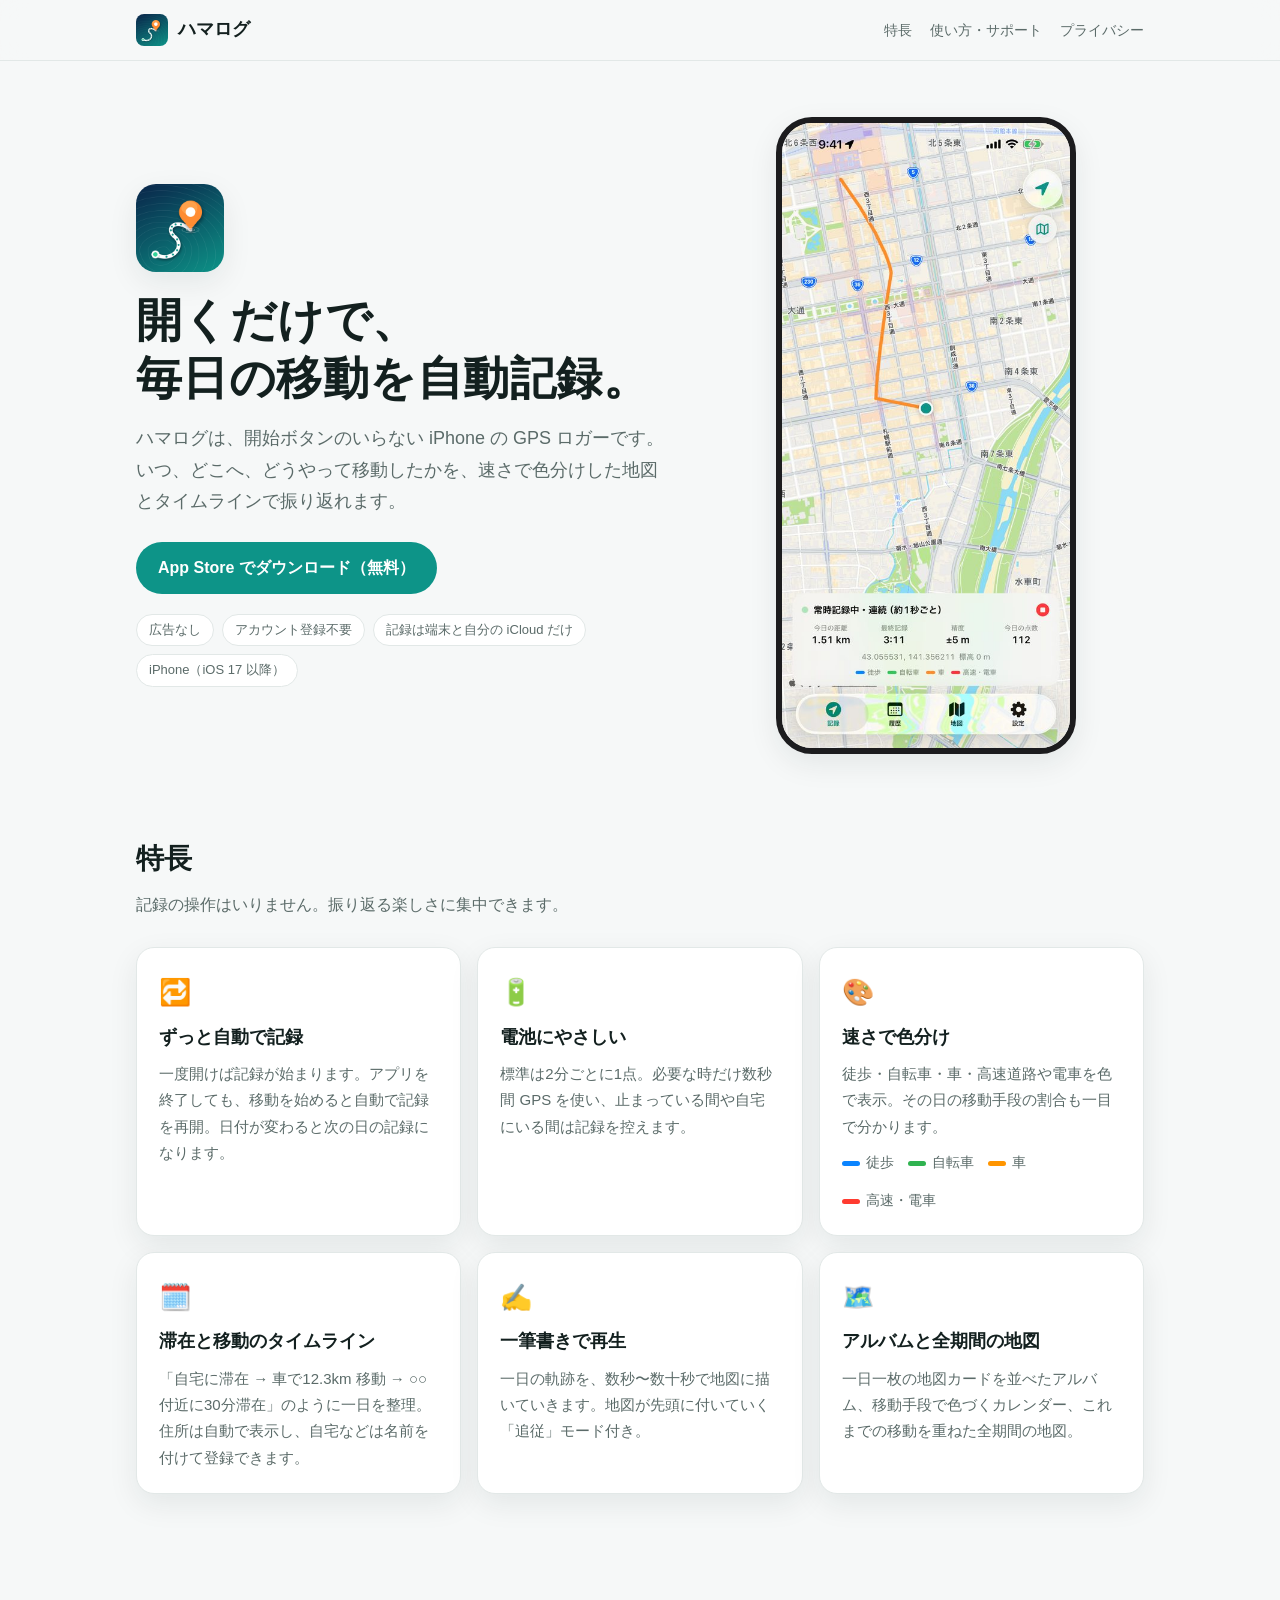
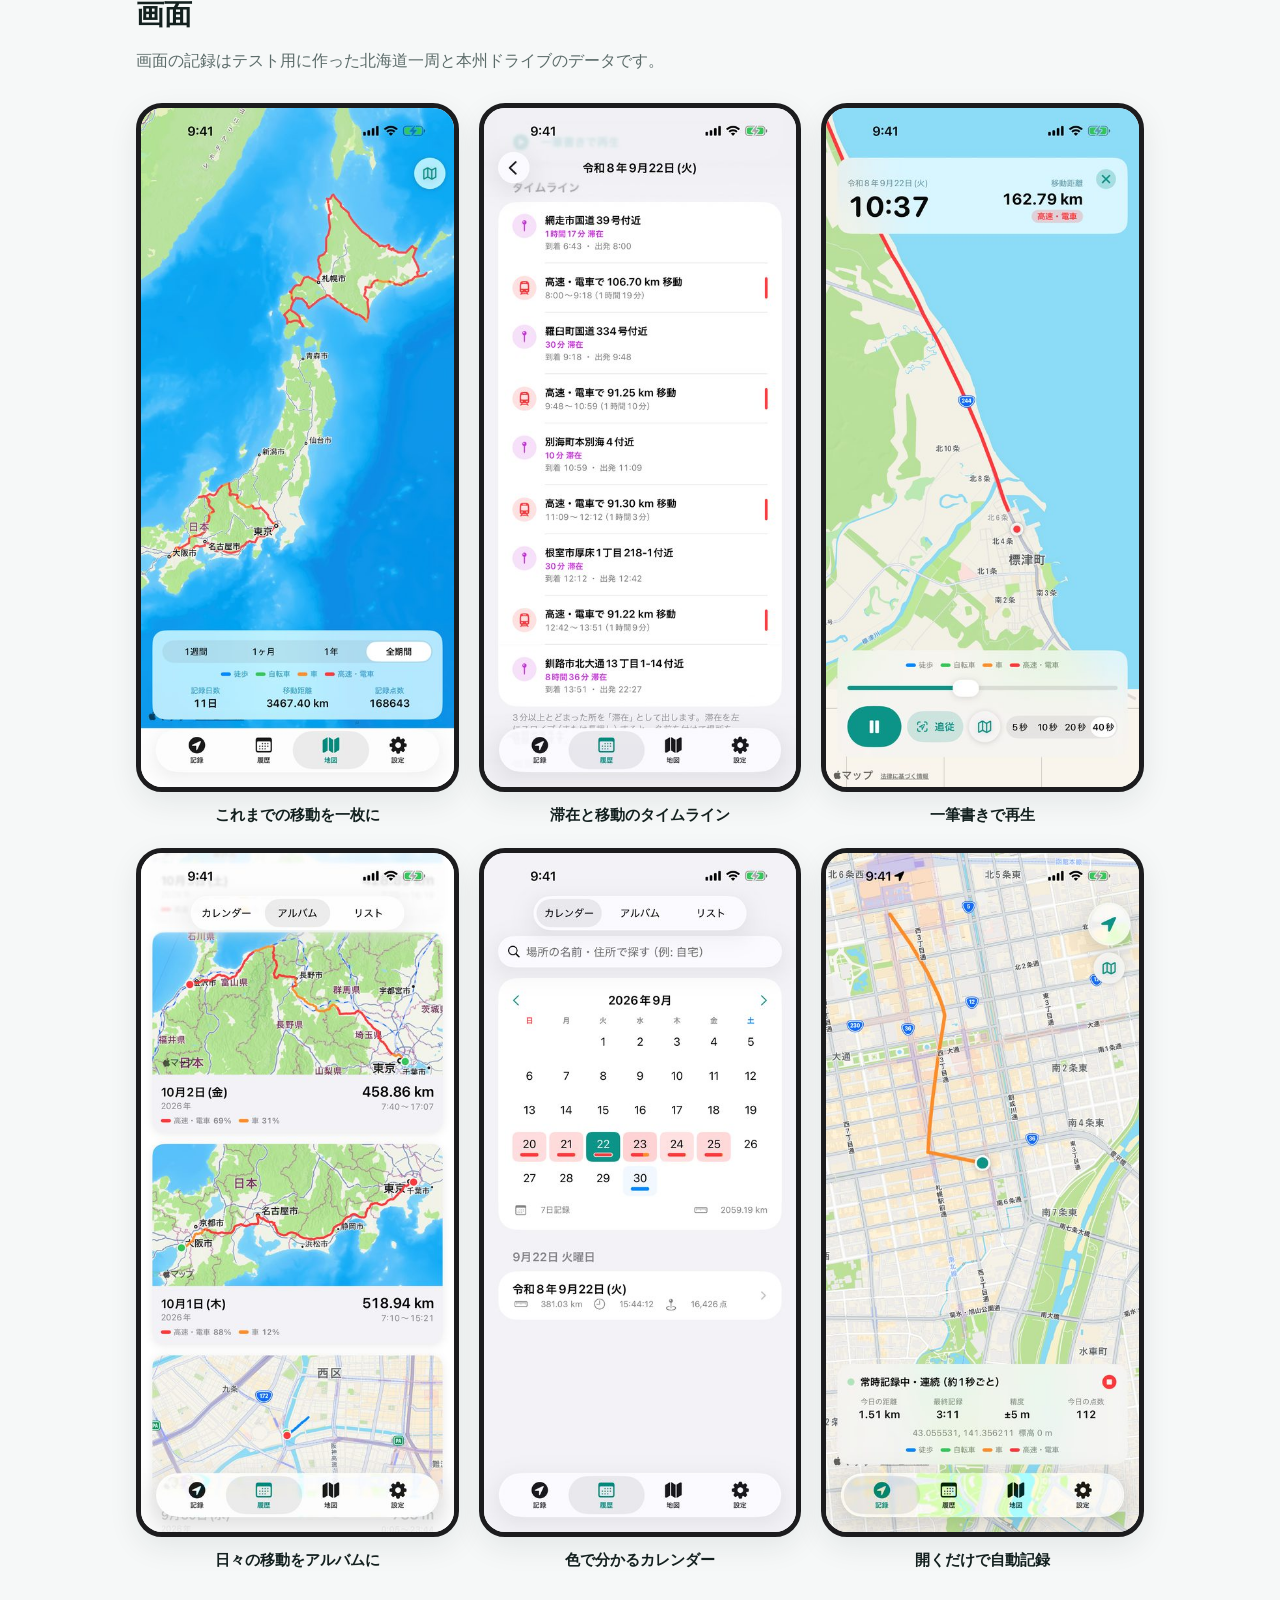
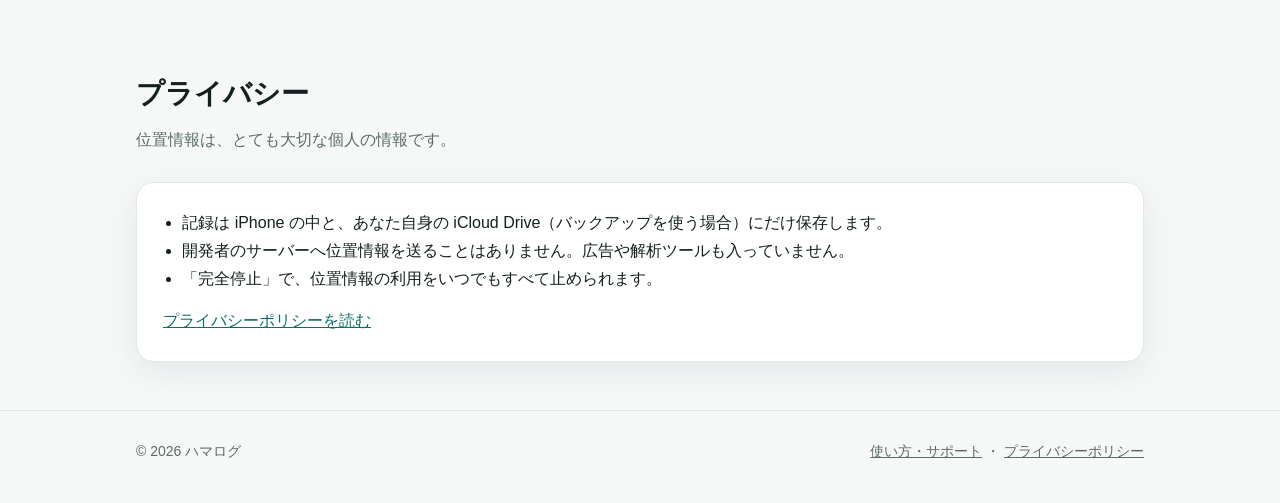
<file: index.html>
<!doctype html>
<html lang="ja">
<head>
  <meta charset="utf-8">
  <meta name="viewport" content="width=device-width, initial-scale=1">
  <title>ハマログ - 開くだけで毎日の移動を自動記録</title>
  <meta name="description" content="ハマログは、一度開くだけで毎日の移動を自動で記録し続ける iPhone 向け GPS ロガーです。速さで色分けした地図、滞在と移動のタイムライン、一筆書きの再生で一日を振り返れます。">
  <meta property="og:title" content="ハマログ - 開くだけで毎日の移動を自動記録">
  <meta property="og:description" content="開始ボタンのいらない GPS ロガー。速さで色分けした地図、タイムライン、一筆書きの再生。記録は iPhone とあなたの iCloud Drive にだけ。">
  <meta property="og:image" content="https://hama-boo-dot.github.io/hamalog/assets/06_allmap.jpg">
  <link rel="icon" href="assets/favicon.png">
  <link rel="apple-touch-icon" href="assets/app-icon.png">
  <link rel="stylesheet" href="style.css">
</head>
<body>
  <header class="site-header">
    <div class="wrap">
      <a class="brand" href="./"><img src="assets/app-icon.png" alt="">ハマログ</a>
      <nav>
        <a href="#features" class="hide-sm">特長</a>
        <a href="support.html">使い方・サポート</a>
        <a href="privacy.html">プライバシー</a>
      </nav>
    </div>
  </header>

  <main>
    <section class="hero">
      <div class="wrap">
        <div>
          <img class="icon" src="assets/app-icon.png" alt="ハマログのアイコン">
          <h1>開くだけで、<br>毎日の移動を自動記録。</h1>
          <p class="lead">ハマログは、開始ボタンのいらない iPhone の GPS ロガーです。いつ、どこへ、どうやって移動したかを、速さで色分けした地図とタイムラインで振り返れます。</p>
          <a class="button" href="https://apps.apple.com/jp/app/id6820320479">App Store でダウンロード（無料）</a>
          <ul class="badges">
            <li>広告なし</li>
            <li>アカウント登録不要</li>
            <li>記録は端末と自分の iCloud だけ</li>
            <li>iPhone（iOS 17 以降）</li>
          </ul>
        </div>
        <div class="phone"><img src="assets/01_record.jpg" alt="記録画面。今日の軌跡が地図に表示されている"></div>
      </div>
    </section>

    <section id="features">
      <div class="wrap">
        <h2>特長</h2>
        <p class="sub">記録の操作はいりません。振り返る楽しさに集中できます。</p>
        <div class="features">
          <div class="card">
            <div class="emoji">🔁</div>
            <h3>ずっと自動で記録</h3>
            <p>一度開けば記録が始まります。アプリを終了しても、移動を始めると自動で記録を再開。日付が変わると次の日の記録になります。</p>
          </div>
          <div class="card">
            <div class="emoji">🔋</div>
            <h3>電池にやさしい</h3>
            <p>標準は2分ごとに1点。必要な時だけ数秒間 GPS を使い、止まっている間や自宅にいる間は記録を控えます。</p>
          </div>
          <div class="card">
            <div class="emoji">🎨</div>
            <h3>速さで色分け</h3>
            <p>徒歩・自転車・車・高速道路や電車を色で表示。その日の移動手段の割合も一目で分かります。</p>
            <div class="legend">
              <span style="--c: var(--walk)">徒歩</span>
              <span style="--c: var(--bike)">自転車</span>
              <span style="--c: var(--car)">車</span>
              <span style="--c: var(--fast)">高速・電車</span>
            </div>
          </div>
          <div class="card">
            <div class="emoji">🗓️</div>
            <h3>滞在と移動のタイムライン</h3>
            <p>「自宅に滞在 → 車で12.3km 移動 → ○○付近に30分滞在」のように一日を整理。住所は自動で表示し、自宅などは名前を付けて登録できます。</p>
          </div>
          <div class="card">
            <div class="emoji">✍️</div>
            <h3>一筆書きで再生</h3>
            <p>一日の軌跡を、数秒〜数十秒で地図に描いていきます。地図が先頭に付いていく「追従」モード付き。</p>
          </div>
          <div class="card">
            <div class="emoji">🗺️</div>
            <h3>アルバムと全期間の地図</h3>
            <p>一日一枚の地図カードを並べたアルバム、移動手段で色づくカレンダー、これまでの移動を重ねた全期間の地図。</p>
          </div>
        </div>
      </div>
    </section>

    <section>
      <div class="wrap">
        <h2>画面</h2>
        <p class="sub">画面の記録はテスト用に作った北海道一周と本州ドライブのデータです。</p>
        <div class="shots">
          <div class="shot"><figure><img src="assets/06_allmap.jpg" alt="全期間の地図。北海道一周と本州の軌跡" loading="lazy"><figcaption>これまでの移動を一枚に</figcaption></figure></div>
          <div class="shot"><figure><img src="assets/03_timeline.jpg" alt="タイムライン。滞在と移動が時間順に並ぶ" loading="lazy"><figcaption>滞在と移動のタイムライン</figcaption></figure></div>
          <div class="shot"><figure><img src="assets/04_playback.jpg" alt="一筆書きの再生画面" loading="lazy"><figcaption>一筆書きで再生</figcaption></figure></div>
          <div class="shot"><figure><img src="assets/05_album.jpg" alt="アルバム。一日一枚の地図カード" loading="lazy"><figcaption>日々の移動をアルバムに</figcaption></figure></div>
          <div class="shot"><figure><img src="assets/02_calendar.jpg" alt="カレンダー。移動手段の色が付いた日" loading="lazy"><figcaption>色で分かるカレンダー</figcaption></figure></div>
          <div class="shot"><figure><img src="assets/01_record.jpg" alt="記録画面" loading="lazy"><figcaption>開くだけで自動記録</figcaption></figure></div>
        </div>
      </div>
    </section>

    <section>
      <div class="wrap">
        <h2>プライバシー</h2>
        <p class="sub">位置情報は、とても大切な個人の情報です。</p>
        <div class="privacy-box">
          <ul>
            <li>記録は iPhone の中と、あなた自身の iCloud Drive（バックアップを使う場合）にだけ保存します。</li>
            <li>開発者のサーバーへ位置情報を送ることはありません。広告や解析ツールも入っていません。</li>
            <li>「完全停止」で、位置情報の利用をいつでもすべて止められます。</li>
          </ul>
          <p style="margin:14px 0 0"><a href="privacy.html">プライバシーポリシーを読む</a></p>
        </div>
      </div>
    </section>
  </main>

  <footer>
    <div class="wrap">
      <span>© 2026 ハマログ</span>
      <span><a href="support.html">使い方・サポート</a> ・ <a href="privacy.html">プライバシーポリシー</a></span>
    </div>
  </footer>
</body>
</html>
</file>
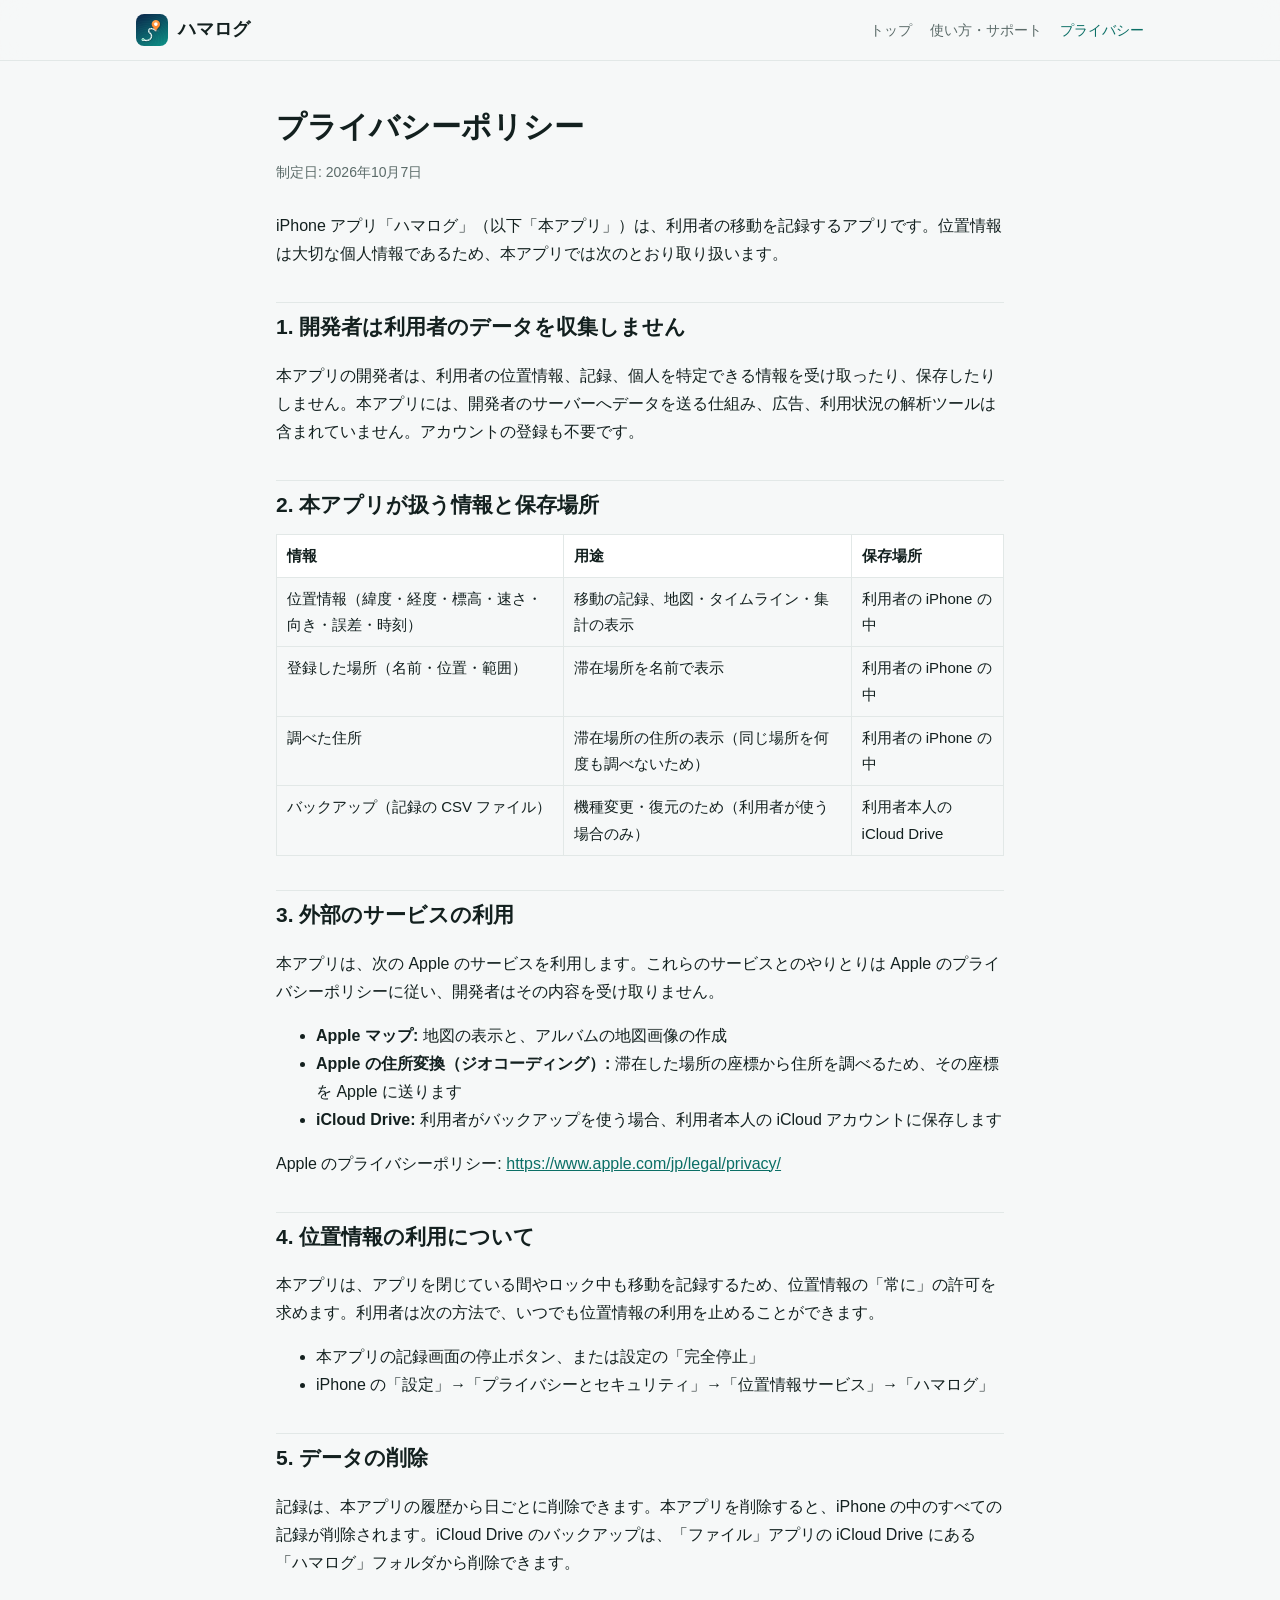
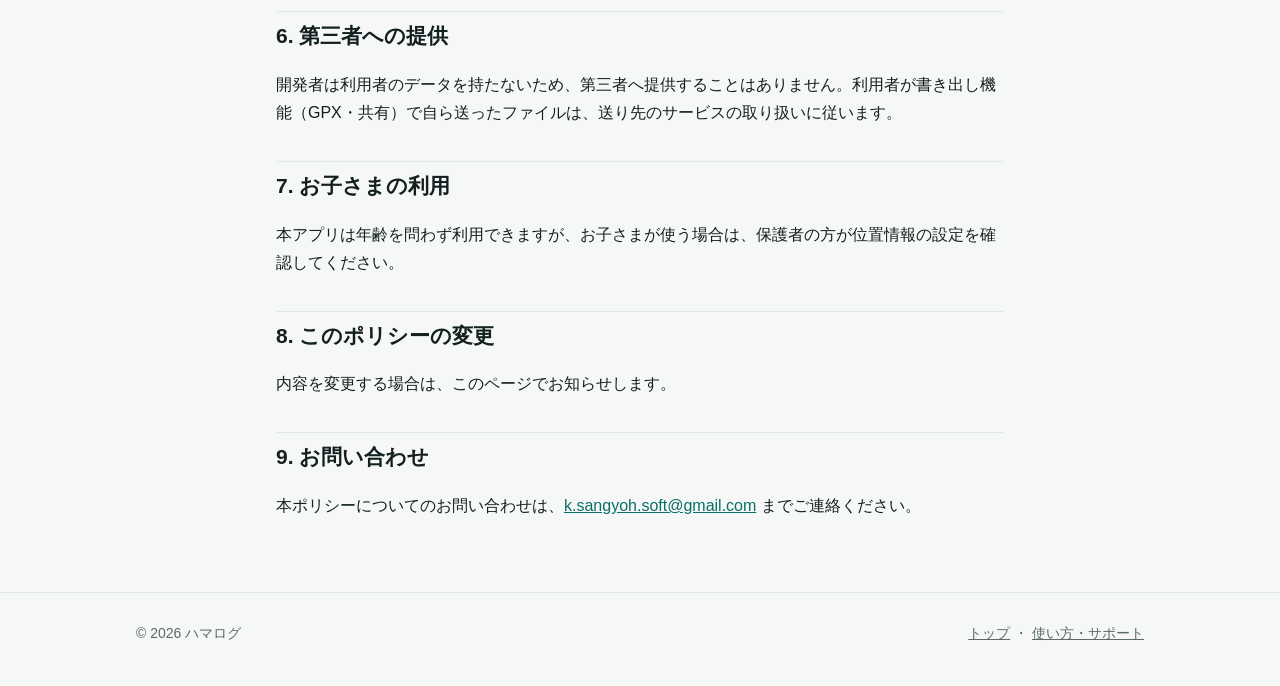
<file: privacy.html>
<!doctype html>
<html lang="ja">
<head>
  <meta charset="utf-8">
  <meta name="viewport" content="width=device-width, initial-scale=1">
  <title>プライバシーポリシー - ハマログ</title>
  <meta name="description" content="ハマログのプライバシーポリシー。位置情報は端末内と利用者本人の iCloud Drive にのみ保存し、開発者は収集しません。">
  <link rel="icon" href="assets/favicon.png">
  <link rel="stylesheet" href="style.css">
</head>
<body>
  <header class="site-header">
    <div class="wrap">
      <a class="brand" href="./"><img src="assets/app-icon.png" alt="">ハマログ</a>
      <nav>
        <a href="./" class="hide-sm">トップ</a>
        <a href="support.html">使い方・サポート</a>
        <a href="privacy.html" aria-current="page">プライバシー</a>
      </nav>
    </div>
  </header>

  <main class="doc">
    <div class="wrap">
      <h1>プライバシーポリシー</h1>
      <p class="date">制定日: 2026年10月7日</p>

      <p>iPhone アプリ「ハマログ」（以下「本アプリ」）は、利用者の移動を記録するアプリです。位置情報は大切な個人情報であるため、本アプリでは次のとおり取り扱います。</p>

      <h2>1. 開発者は利用者のデータを収集しません</h2>
      <p>本アプリの開発者は、利用者の位置情報、記録、個人を特定できる情報を受け取ったり、保存したりしません。本アプリには、開発者のサーバーへデータを送る仕組み、広告、利用状況の解析ツールは含まれていません。アカウントの登録も不要です。</p>

      <h2>2. 本アプリが扱う情報と保存場所</h2>
      <table>
        <tr><th>情報</th><th>用途</th><th>保存場所</th></tr>
        <tr><td>位置情報（緯度・経度・標高・速さ・向き・誤差・時刻）</td><td>移動の記録、地図・タイムライン・集計の表示</td><td>利用者の iPhone の中</td></tr>
        <tr><td>登録した場所（名前・位置・範囲）</td><td>滞在場所を名前で表示</td><td>利用者の iPhone の中</td></tr>
        <tr><td>調べた住所</td><td>滞在場所の住所の表示（同じ場所を何度も調べないため）</td><td>利用者の iPhone の中</td></tr>
        <tr><td>バックアップ（記録の CSV ファイル）</td><td>機種変更・復元のため（利用者が使う場合のみ）</td><td>利用者本人の iCloud Drive</td></tr>
      </table>

      <h2>3. 外部のサービスの利用</h2>
      <p>本アプリは、次の Apple のサービスを利用します。これらのサービスとのやりとりは Apple のプライバシーポリシーに従い、開発者はその内容を受け取りません。</p>
      <ul>
        <li><strong>Apple マップ:</strong> 地図の表示と、アルバムの地図画像の作成</li>
        <li><strong>Apple の住所変換（ジオコーディング）:</strong> 滞在した場所の座標から住所を調べるため、その座標を Apple に送ります</li>
        <li><strong>iCloud Drive:</strong> 利用者がバックアップを使う場合、利用者本人の iCloud アカウントに保存します</li>
      </ul>
      <p>Apple のプライバシーポリシー: <a href="https://www.apple.com/jp/legal/privacy/">https://www.apple.com/jp/legal/privacy/</a></p>

      <h2>4. 位置情報の利用について</h2>
      <p>本アプリは、アプリを閉じている間やロック中も移動を記録するため、位置情報の「常に」の許可を求めます。利用者は次の方法で、いつでも位置情報の利用を止めることができます。</p>
      <ul>
        <li>本アプリの記録画面の停止ボタン、または設定の「完全停止」</li>
        <li>iPhone の「設定」→「プライバシーとセキュリティ」→「位置情報サービス」→「ハマログ」</li>
      </ul>

      <h2>5. データの削除</h2>
      <p>記録は、本アプリの履歴から日ごとに削除できます。本アプリを削除すると、iPhone の中のすべての記録が削除されます。iCloud Drive のバックアップは、「ファイル」アプリの iCloud Drive にある「ハマログ」フォルダから削除できます。</p>

      <h2>6. 第三者への提供</h2>
      <p>開発者は利用者のデータを持たないため、第三者へ提供することはありません。利用者が書き出し機能（GPX・共有）で自ら送ったファイルは、送り先のサービスの取り扱いに従います。</p>

      <h2>7. お子さまの利用</h2>
      <p>本アプリは年齢を問わず利用できますが、お子さまが使う場合は、保護者の方が位置情報の設定を確認してください。</p>

      <h2>8. このポリシーの変更</h2>
      <p>内容を変更する場合は、このページでお知らせします。</p>

      <h2>9. お問い合わせ</h2>
      <p>本ポリシーについてのお問い合わせは、<a href="mailto:k.sangyoh.soft@gmail.com">k.sangyoh.soft@gmail.com</a> までご連絡ください。</p>
    </div>
  </main>

  <footer>
    <div class="wrap">
      <span>© 2026 ハマログ</span>
      <span><a href="./">トップ</a> ・ <a href="support.html">使い方・サポート</a></span>
    </div>
  </footer>
</body>
</html>
</file>
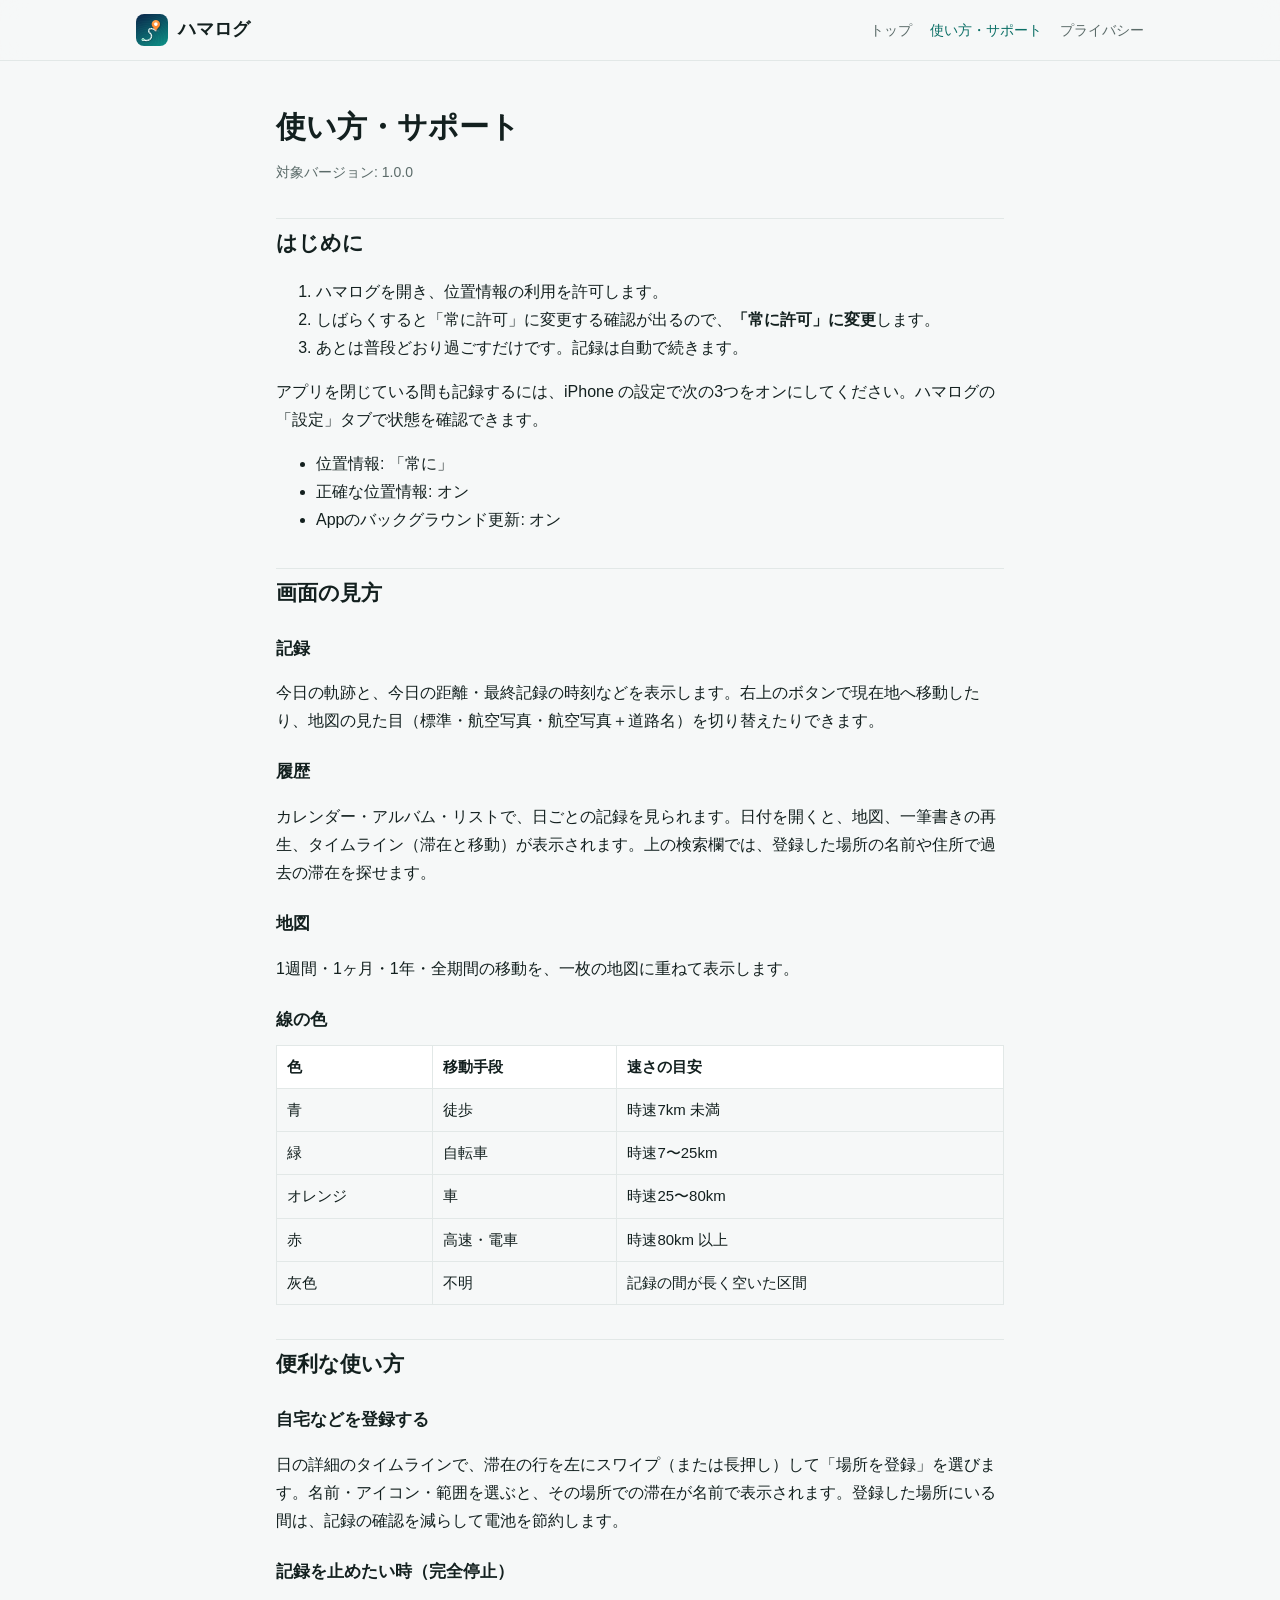
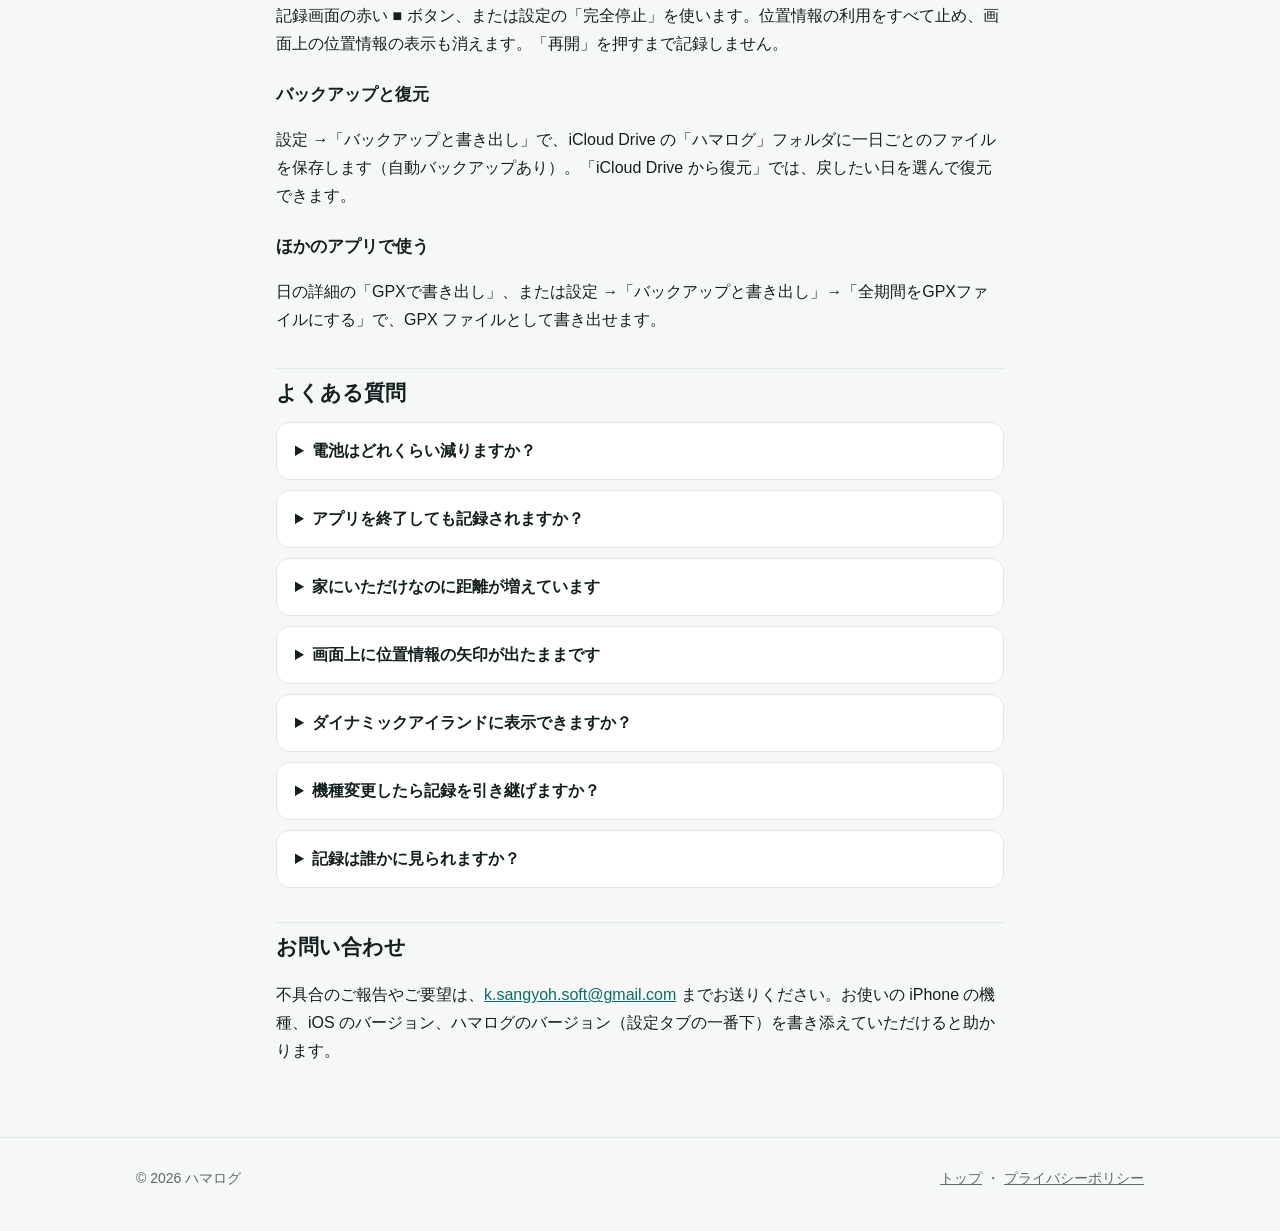
<file: support.html>
<!doctype html>
<html lang="ja">
<head>
  <meta charset="utf-8">
  <meta name="viewport" content="width=device-width, initial-scale=1">
  <title>使い方・サポート - ハマログ</title>
  <meta name="description" content="ハマログの使い方、よくある質問、お問い合わせ先。">
  <link rel="icon" href="assets/favicon.png">
  <link rel="stylesheet" href="style.css">
</head>
<body>
  <header class="site-header">
    <div class="wrap">
      <a class="brand" href="./"><img src="assets/app-icon.png" alt="">ハマログ</a>
      <nav>
        <a href="./" class="hide-sm">トップ</a>
        <a href="support.html" aria-current="page">使い方・サポート</a>
        <a href="privacy.html">プライバシー</a>
      </nav>
    </div>
  </header>

  <main class="doc">
    <div class="wrap">
      <h1>使い方・サポート</h1>
      <p class="date">対象バージョン: 1.0.0</p>

      <h2>はじめに</h2>
      <ol>
        <li>ハマログを開き、位置情報の利用を許可します。</li>
        <li>しばらくすると「常に許可」に変更する確認が出るので、<strong>「常に許可」に変更</strong>します。</li>
        <li>あとは普段どおり過ごすだけです。記録は自動で続きます。</li>
      </ol>
      <p>アプリを閉じている間も記録するには、iPhone の設定で次の3つをオンにしてください。ハマログの「設定」タブで状態を確認できます。</p>
      <ul>
        <li>位置情報: 「常に」</li>
        <li>正確な位置情報: オン</li>
        <li>Appのバックグラウンド更新: オン</li>
      </ul>

      <h2>画面の見方</h2>
      <h3>記録</h3>
      <p>今日の軌跡と、今日の距離・最終記録の時刻などを表示します。右上のボタンで現在地へ移動したり、地図の見た目（標準・航空写真・航空写真＋道路名）を切り替えたりできます。</p>
      <h3>履歴</h3>
      <p>カレンダー・アルバム・リストで、日ごとの記録を見られます。日付を開くと、地図、一筆書きの再生、タイムライン（滞在と移動）が表示されます。上の検索欄では、登録した場所の名前や住所で過去の滞在を探せます。</p>
      <h3>地図</h3>
      <p>1週間・1ヶ月・1年・全期間の移動を、一枚の地図に重ねて表示します。</p>
      <h3>線の色</h3>
      <table>
        <tr><th>色</th><th>移動手段</th><th>速さの目安</th></tr>
        <tr><td>青</td><td>徒歩</td><td>時速7km 未満</td></tr>
        <tr><td>緑</td><td>自転車</td><td>時速7〜25km</td></tr>
        <tr><td>オレンジ</td><td>車</td><td>時速25〜80km</td></tr>
        <tr><td>赤</td><td>高速・電車</td><td>時速80km 以上</td></tr>
        <tr><td>灰色</td><td>不明</td><td>記録の間が長く空いた区間</td></tr>
      </table>

      <h2>便利な使い方</h2>
      <h3>自宅などを登録する</h3>
      <p>日の詳細のタイムラインで、滞在の行を左にスワイプ（または長押し）して「場所を登録」を選びます。名前・アイコン・範囲を選ぶと、その場所での滞在が名前で表示されます。登録した場所にいる間は、記録の確認を減らして電池を節約します。</p>
      <h3>記録を止めたい時（完全停止）</h3>
      <p>記録画面の赤い ■ ボタン、または設定の「完全停止」を使います。位置情報の利用をすべて止め、画面上の位置情報の表示も消えます。「再開」を押すまで記録しません。</p>
      <h3>バックアップと復元</h3>
      <p>設定 →「バックアップと書き出し」で、iCloud Drive の「ハマログ」フォルダに一日ごとのファイルを保存します（自動バックアップあり）。「iCloud Drive から復元」では、戻したい日を選んで復元できます。</p>
      <h3>ほかのアプリで使う</h3>
      <p>日の詳細の「GPXで書き出し」、または設定 →「バックアップと書き出し」→「全期間をGPXファイルにする」で、GPX ファイルとして書き出せます。</p>

      <h2>よくある質問</h2>
      <details>
        <summary>電池はどれくらい減りますか？</summary>
        <p>標準の「2分ごと」では、必要な時だけ数秒間 GPS を使うため、減りは少なめです。開発時の計測では、約4時間半の利用で1%でした。「連続（約1秒ごと）」にすると電池の消費が大きく増えます。</p>
      </details>
      <details>
        <summary>アプリを終了しても記録されますか？</summary>
        <p>はい。最後に記録した地点から約150m 移動すると、iPhone がハマログを起こして記録を再開します。終了してから動き出すまでの間は記録されません。位置情報が「常に」で、Appのバックグラウンド更新がオンである必要があります。</p>
      </details>
      <details>
        <summary>家にいただけなのに距離が増えています</summary>
        <p>GPS は止まっていても位置が少しずつぶれます。設定の「止まっている時の誤差を補正」をオンにし、「記録済みの日の距離を計算し直す」を押してください。</p>
      </details>
      <details>
        <summary>画面上に位置情報の矢印が出たままです</summary>
        <p>記録を続けている間は、iPhone が「位置情報を使っている」ことを知らせる表示を出します。すべて消したい時は「完全停止」を使ってください。設定の「位置情報の表示を控えめにする」で目立たなくすることもできますが、裏での記録が途切れやすくなるため、おすすめしません。</p>
      </details>
      <details>
        <summary>ダイナミックアイランドに表示できますか？</summary>
        <p>設定 →「ダイナミックアイランド」→「移動中を表示」をオンにすると、動き出した時に進む向きの矢印と距離を表示します。表示をタップするとハマログが開きます（iPhone の仕組み上、開かないようにはできません）。</p>
      </details>
      <details>
        <summary>機種変更したら記録を引き継げますか？</summary>
        <p>前の iPhone で「今すぐバックアップ」を行い、新しい iPhone で同じ Apple アカウントにサインインして、「iCloud Drive から復元」を選んでください。</p>
      </details>
      <details>
        <summary>記録は誰かに見られますか？</summary>
        <p>いいえ。記録は iPhone の中と、あなた自身の iCloud Drive にだけ保存され、開発者に送られることはありません。詳しくは<a href="privacy.html">プライバシーポリシー</a>をご覧ください。</p>
      </details>

      <h2>お問い合わせ</h2>
      <p>不具合のご報告やご要望は、<a href="mailto:k.sangyoh.soft@gmail.com">k.sangyoh.soft@gmail.com</a> までお送りください。お使いの iPhone の機種、iOS のバージョン、ハマログのバージョン（設定タブの一番下）を書き添えていただけると助かります。</p>
    </div>
  </main>

  <footer>
    <div class="wrap">
      <span>© 2026 ハマログ</span>
      <span><a href="./">トップ</a> ・ <a href="privacy.html">プライバシーポリシー</a></span>
    </div>
  </footer>
</body>
</html>
</file>
<file: style.css>
:root {
  --bg: #f6f8f8;
  --surface: #ffffff;
  --text: #13201f;
  --muted: #5b6b69;
  --accent: #0d9488;
  --accent-ink: #0b6f66;
  --line: #e2e8e7;
  --walk: #0a84ff;
  --bike: #30b350;
  --car: #ff9500;
  --fast: #ff3b30;
  --shadow: 0 10px 30px rgba(15, 40, 38, 0.08);
}
@media (prefers-color-scheme: dark) {
  :root {
    --bg: #0e1515;
    --surface: #172121;
    --text: #e8efee;
    --muted: #9fb1ae;
    --accent: #2dd4bf;
    --accent-ink: #5eead4;
    --line: #253332;
    --shadow: 0 10px 30px rgba(0, 0, 0, 0.35);
  }
}

* { box-sizing: border-box; }
html { -webkit-text-size-adjust: 100%; }
body {
  margin: 0;
  background: var(--bg);
  color: var(--text);
  font-family: -apple-system, BlinkMacSystemFont, "Hiragino Sans", "Hiragino Kaku Gothic ProN", "Noto Sans JP", sans-serif;
  line-height: 1.75;
}
a { color: var(--accent-ink); }
img { max-width: 100%; display: block; }

.wrap { max-width: 1040px; margin: 0 auto; padding: 0 16px; }

/* ヘッダー */
.site-header {
  position: sticky; top: 0; z-index: 10;
  background: color-mix(in srgb, var(--bg) 88%, transparent);
  backdrop-filter: saturate(160%) blur(12px);
  -webkit-backdrop-filter: saturate(160%) blur(12px);
  border-bottom: 1px solid var(--line);
}
.site-header .wrap { display: flex; align-items: center; gap: 12px; height: 60px; }
.brand { display: flex; align-items: center; gap: 10px; text-decoration: none; color: var(--text); font-weight: 700; font-size: 18px; }
.brand img { width: 32px; height: 32px; border-radius: 8px; }
.site-header nav { margin-left: auto; display: flex; gap: 18px; font-size: 14px; }
.site-header nav a { text-decoration: none; color: var(--muted); }
.site-header nav a:hover, .site-header nav a[aria-current="page"] { color: var(--accent-ink); }

/* ヒーロー */
.hero { padding: 56px 0 32px; }
.hero .wrap { display: grid; grid-template-columns: 1.1fr 0.9fr; gap: 40px; align-items: center; }
.hero h1 { font-size: clamp(30px, 5vw, 46px); line-height: 1.25; margin: 0 0 16px; letter-spacing: 0.01em; }
.hero p.lead { font-size: 18px; color: var(--muted); margin: 0 0 24px; }
.hero .icon { width: 88px; height: 88px; border-radius: 20px; box-shadow: var(--shadow); margin-bottom: 20px; }
.badges { display: flex; flex-wrap: wrap; gap: 8px; margin: 20px 0 0; padding: 0; list-style: none; }
.badges li { font-size: 13px; padding: 4px 12px; border-radius: 999px; background: var(--surface); border: 1px solid var(--line); color: var(--muted); }
.button {
  display: inline-flex; align-items: center; gap: 8px;
  padding: 12px 22px; border-radius: 999px; font-weight: 700; text-decoration: none;
  background: var(--accent); color: #fff;
}
.button.disabled { background: var(--line); color: var(--muted); pointer-events: none; }
.phone { border-radius: 36px; overflow: hidden; box-shadow: var(--shadow); border: 6px solid #1c1c1e; max-width: 300px; margin: 0 auto; }

/* セクション */
section { padding: 48px 0; }
section h2 { font-size: 28px; margin: 0 0 8px; }
section .sub { color: var(--muted); margin: 0 0 28px; }

.features { display: grid; grid-template-columns: repeat(3, 1fr); gap: 16px; }
.card { background: var(--surface); border: 1px solid var(--line); border-radius: 18px; padding: 22px; box-shadow: var(--shadow); }
.card h3 { margin: 0 0 8px; font-size: 18px; }
.card p { margin: 0; color: var(--muted); font-size: 15px; }
.card .emoji { font-size: 26px; margin-bottom: 6px; }

.legend { display: flex; flex-wrap: wrap; gap: 14px; margin-top: 10px; font-size: 14px; color: var(--muted); }
.legend span::before { content: ""; display: inline-block; width: 18px; height: 5px; border-radius: 3px; margin-right: 6px; vertical-align: middle; background: var(--c); }

.shots { display: grid; grid-template-columns: repeat(3, 1fr); gap: 20px; }
.shot figure { margin: 0; }
.shot img { border-radius: 26px; border: 5px solid #1c1c1e; box-shadow: var(--shadow); }
.shot figcaption { text-align: center; margin-top: 10px; font-weight: 600; font-size: 15px; }

.privacy-box { background: var(--surface); border: 1px solid var(--line); border-radius: 18px; padding: 26px; box-shadow: var(--shadow); }
.privacy-box ul { margin: 0; padding-left: 1.2em; }

/* 文書ページ */
.doc { padding: 40px 0 56px; }
.doc .wrap { max-width: 760px; }
.doc h1 { font-size: 30px; margin: 0 0 6px; }
.doc .date { color: var(--muted); margin: 0 0 28px; font-size: 14px; }
.doc h2 { font-size: 21px; margin: 34px 0 10px; padding-top: 6px; border-top: 1px solid var(--line); }
.doc h3 { font-size: 17px; margin: 22px 0 6px; }
.doc table { width: 100%; border-collapse: collapse; font-size: 15px; margin: 10px 0; }
.doc th, .doc td { border: 1px solid var(--line); padding: 8px 10px; text-align: left; vertical-align: top; }
.doc th { background: var(--surface); }
details { background: var(--surface); border: 1px solid var(--line); border-radius: 14px; padding: 14px 18px; margin: 10px 0; }
details summary { cursor: pointer; font-weight: 700; }
details p { margin: 10px 0 0; color: var(--muted); }

footer { border-top: 1px solid var(--line); padding: 28px 0 40px; color: var(--muted); font-size: 14px; }
footer .wrap { display: flex; flex-wrap: wrap; gap: 16px; justify-content: space-between; }
footer a { color: var(--muted); }

@media (max-width: 820px) {
  .hero .wrap { grid-template-columns: 1fr; }
  .hero { padding-top: 32px; }
  .features { grid-template-columns: 1fr; }
  .shots { grid-template-columns: repeat(2, 1fr); gap: 14px; }
  .site-header nav { gap: 12px; }
}
@media (max-width: 420px) {
  .site-header nav a.hide-sm { display: none; }
  .shot img { border-radius: 18px; border-width: 4px; }
}
</file>
